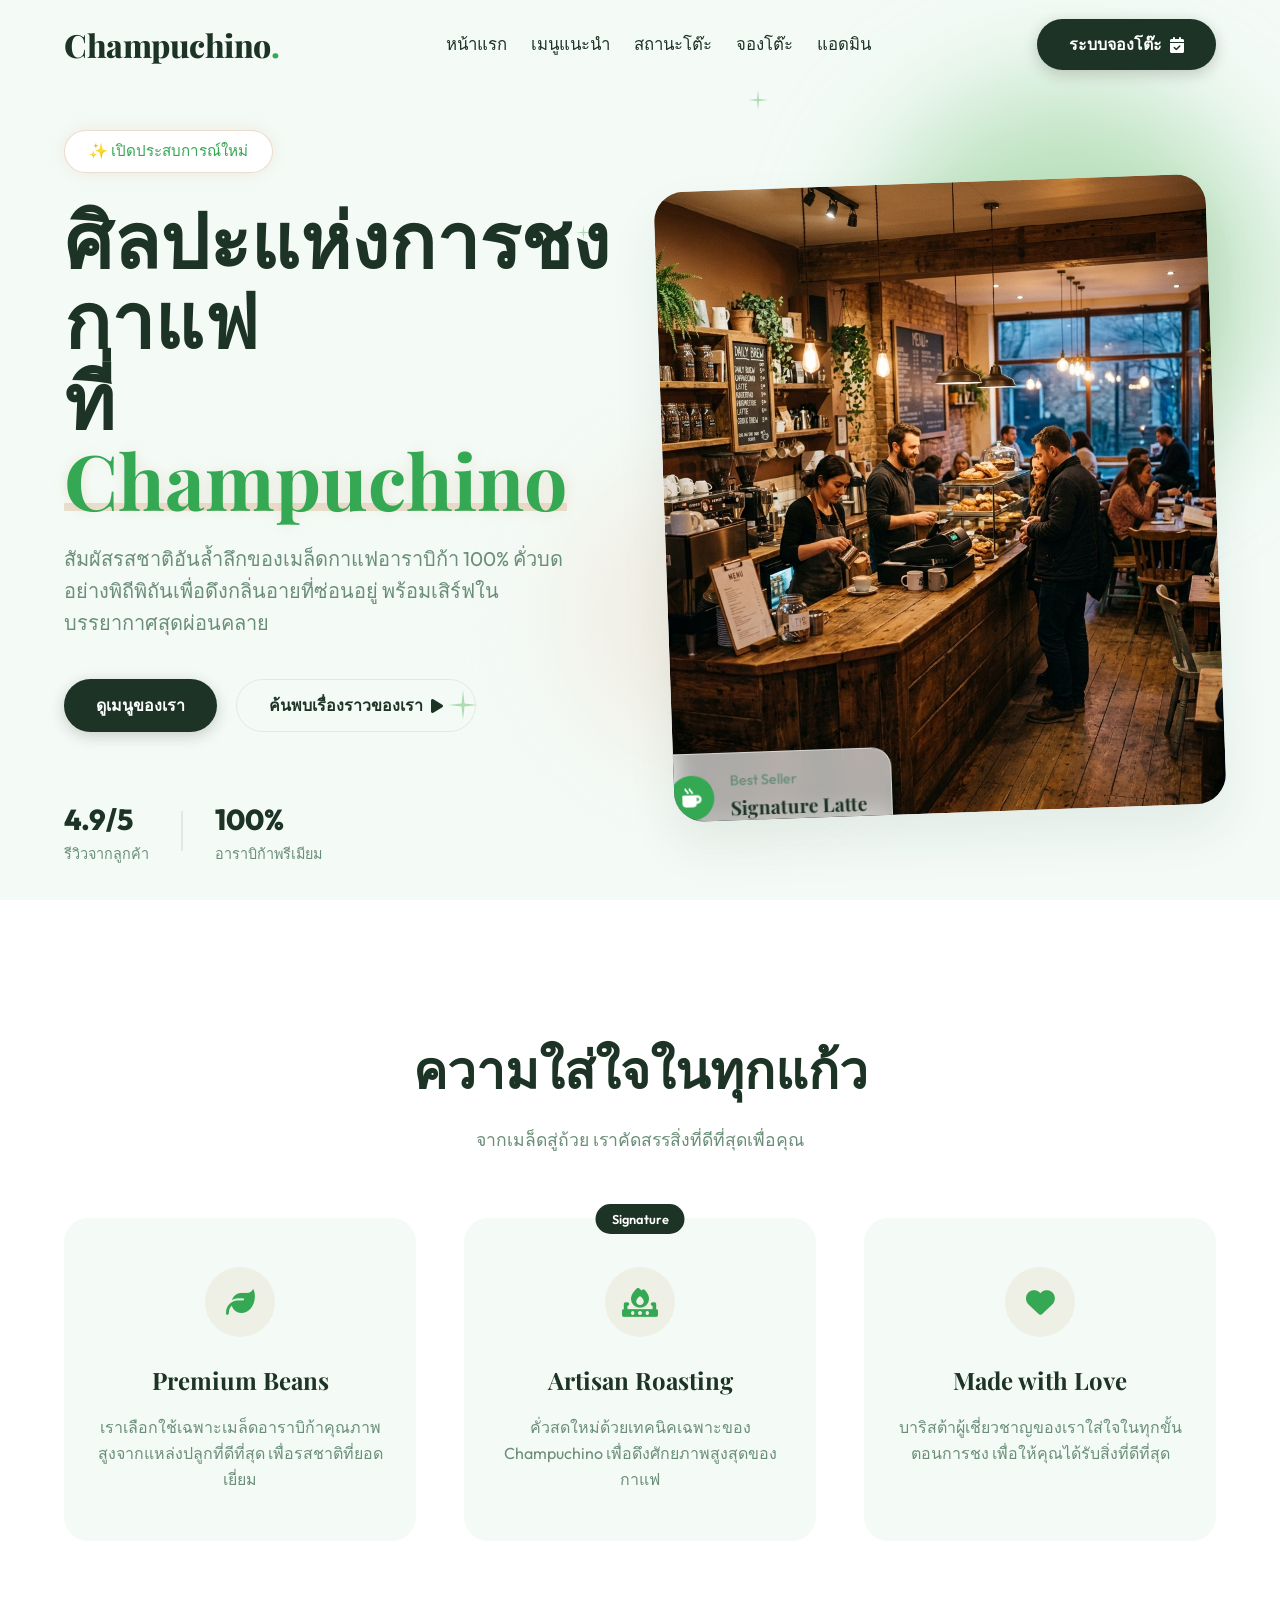
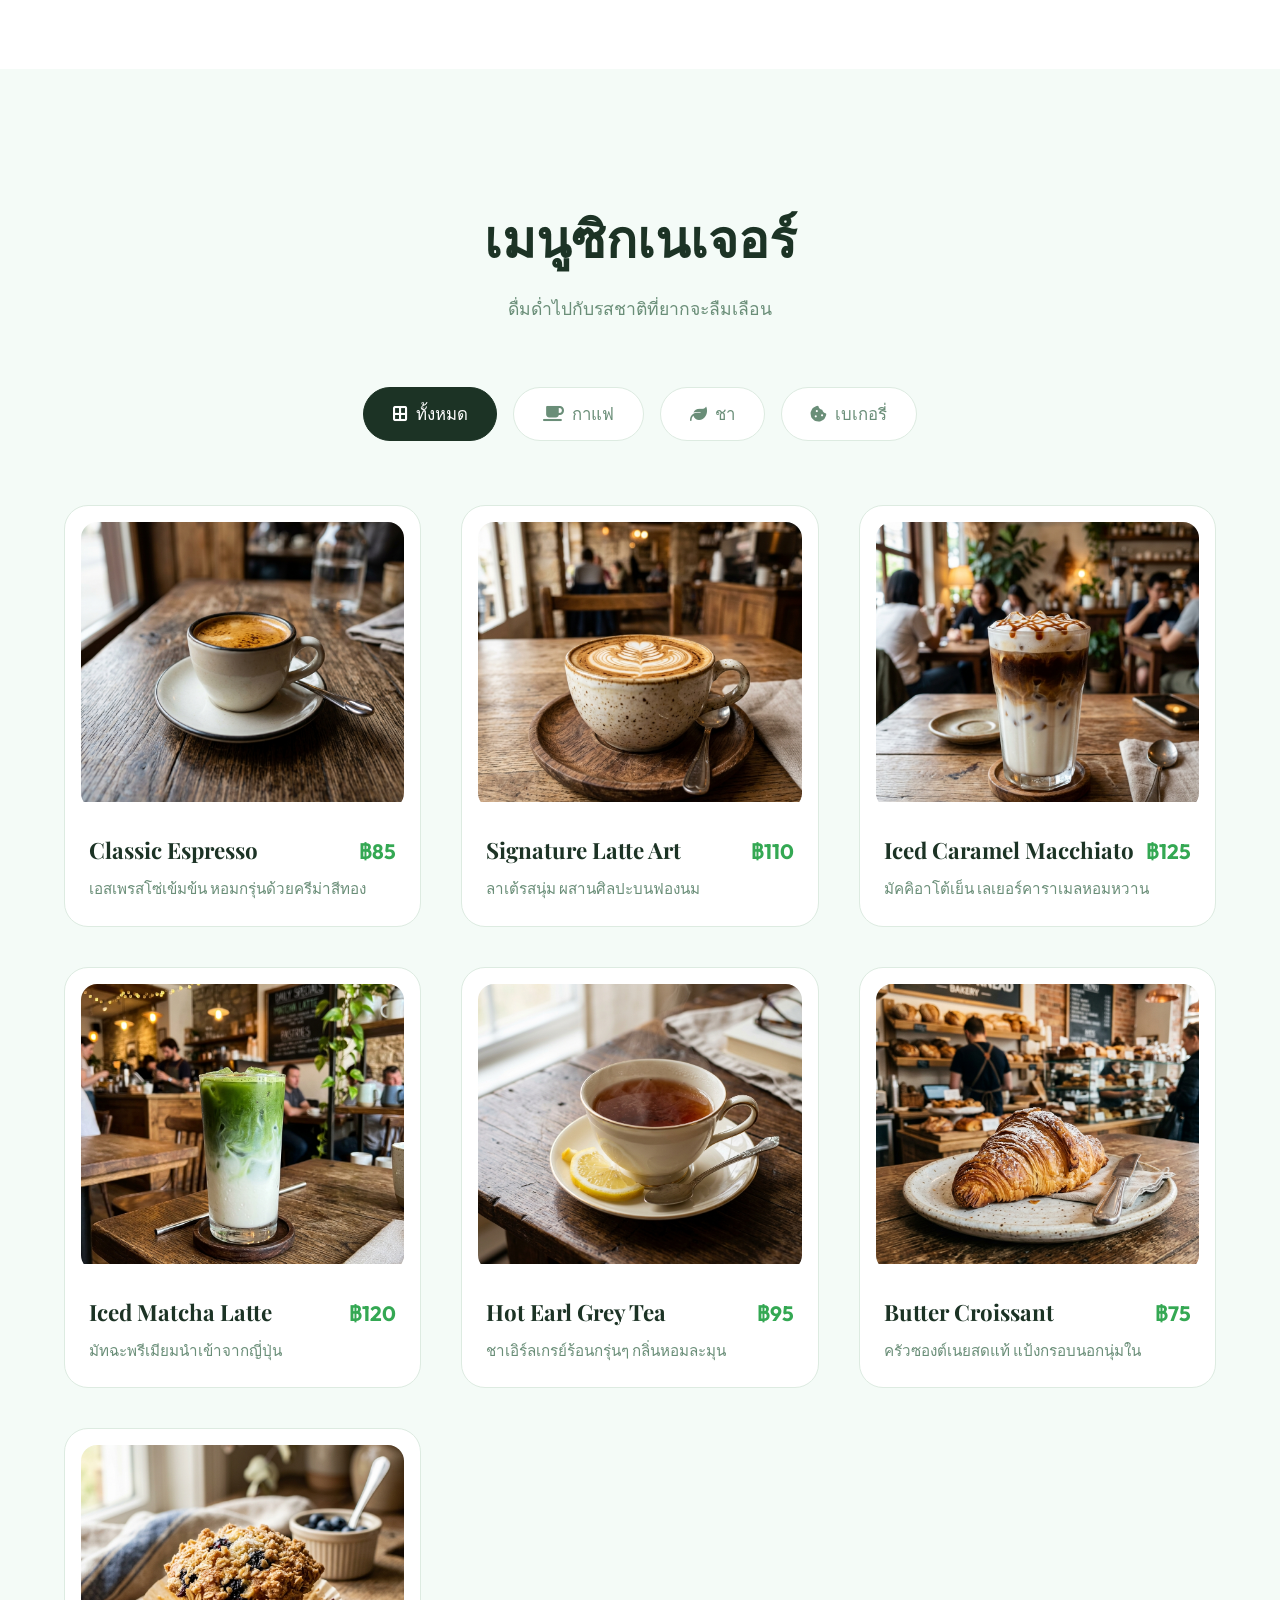
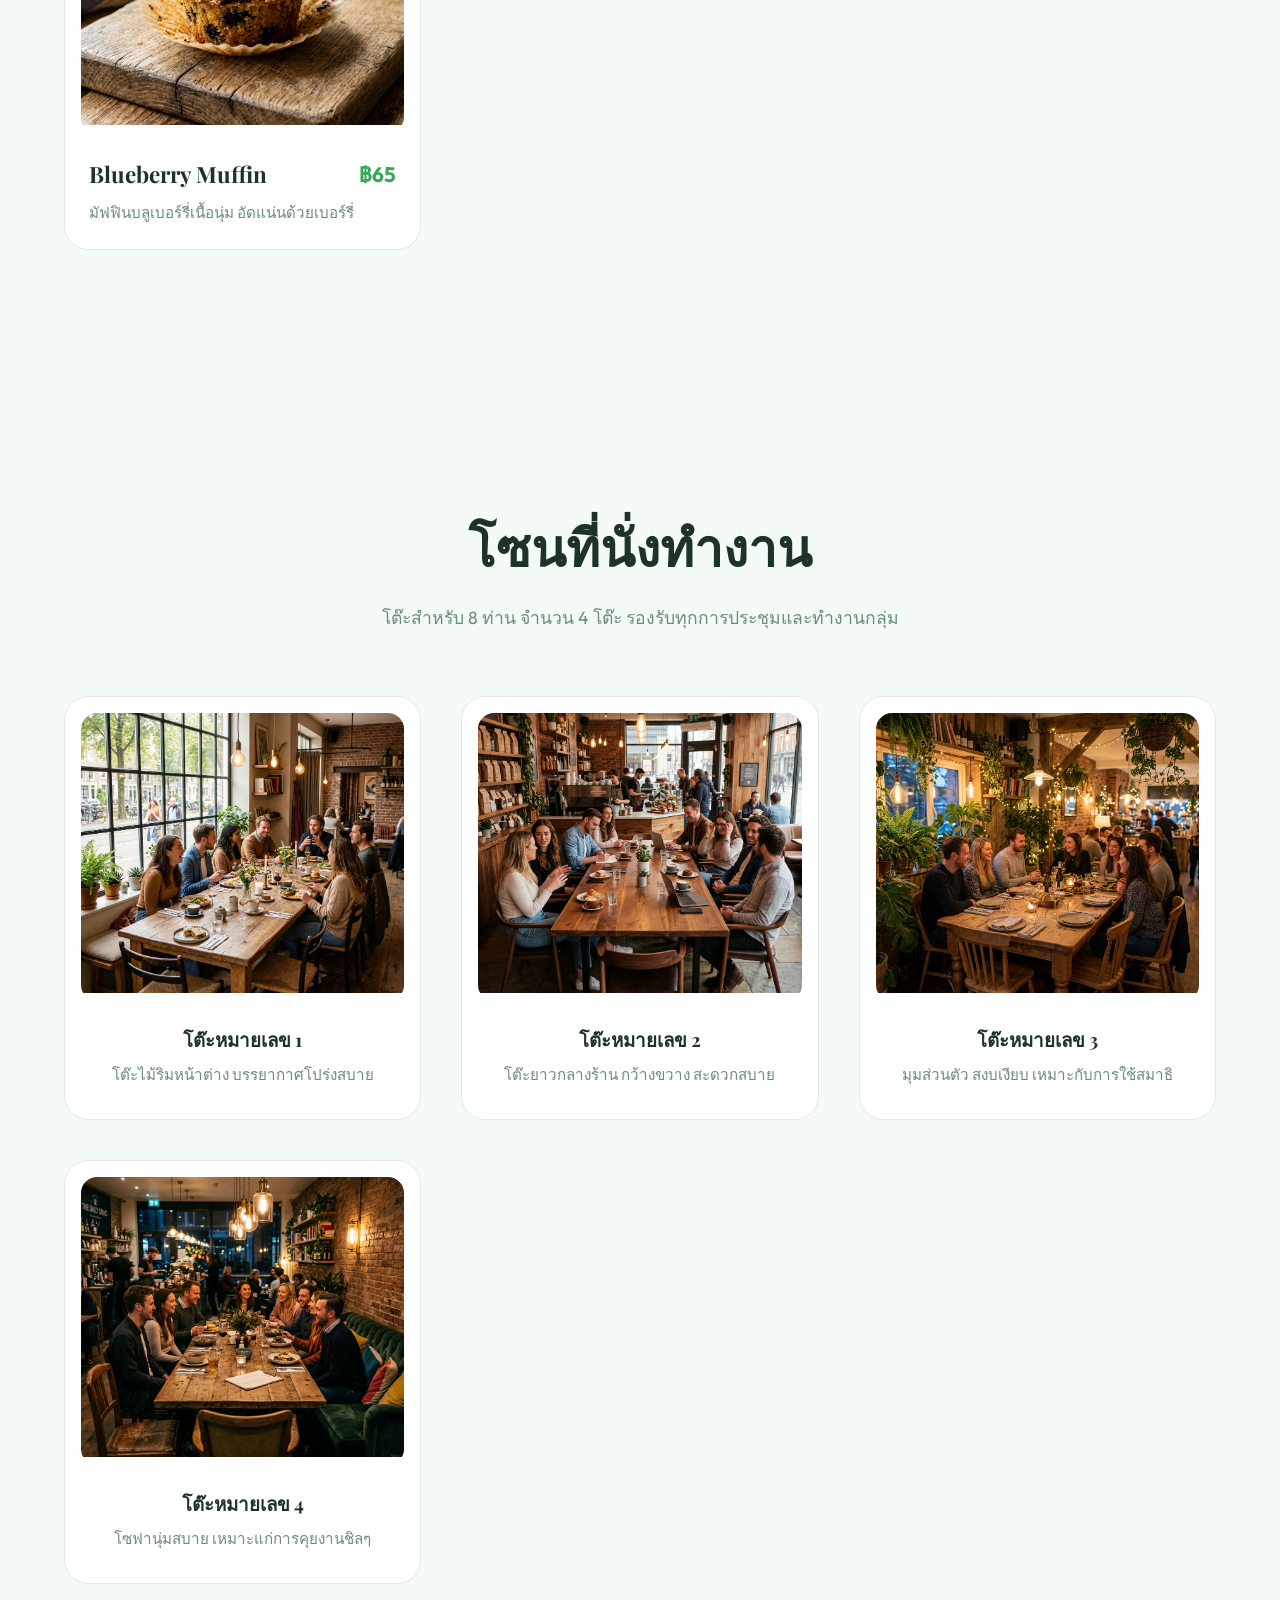
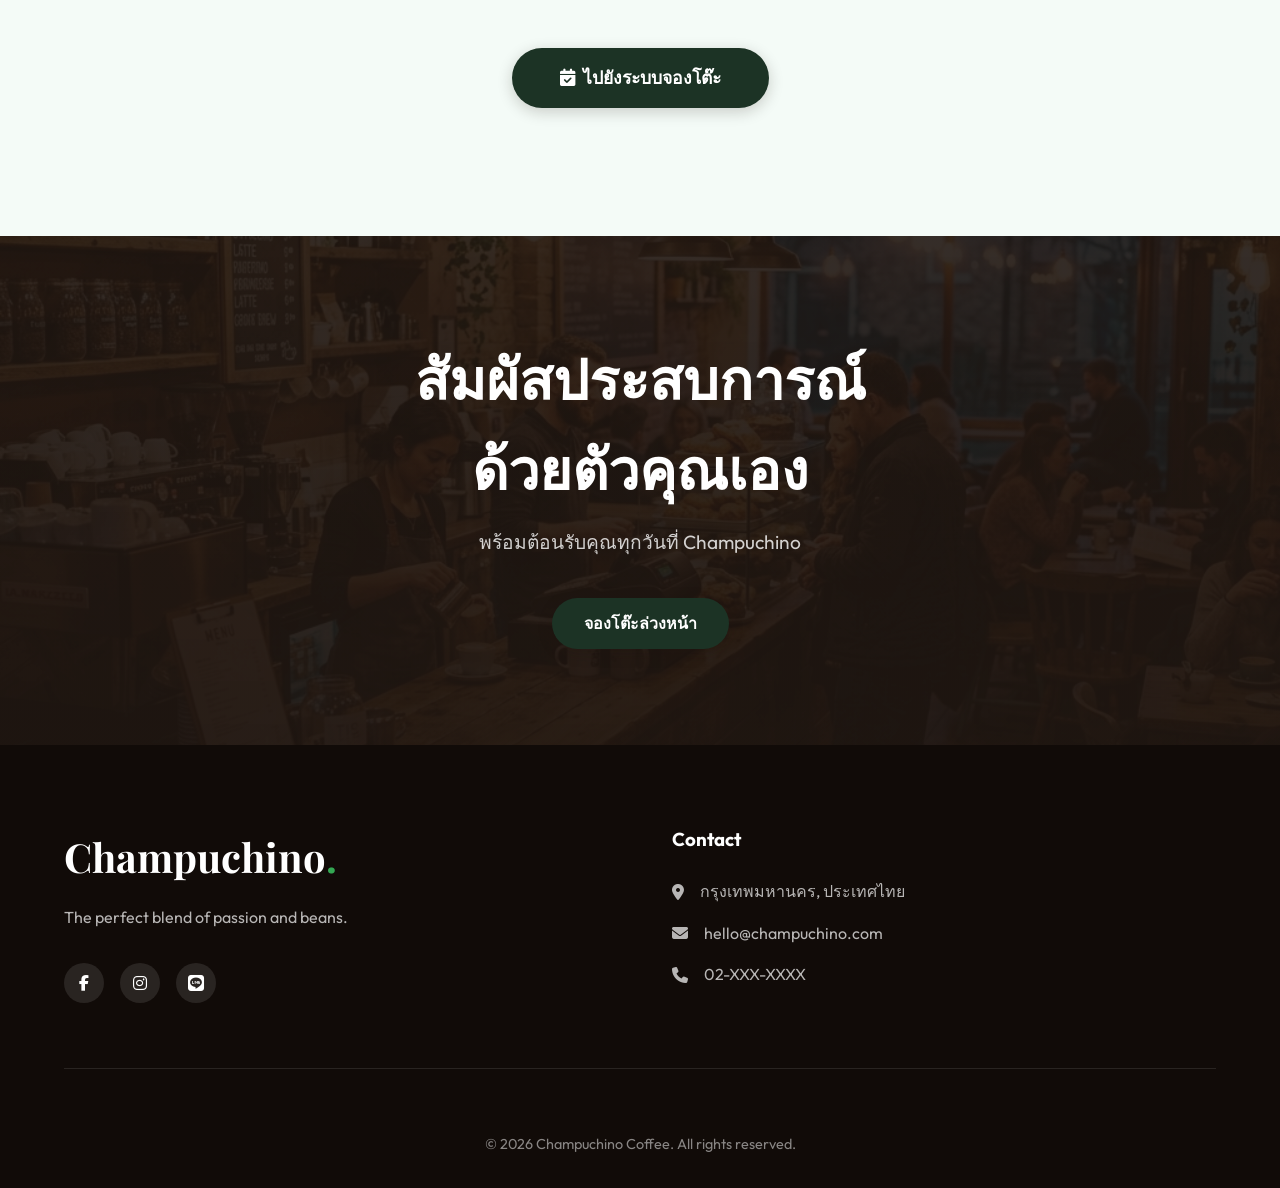
<file: index.html>
<!DOCTYPE html>
<html lang="th">
<head>
    <meta charset="UTF-8">
    <meta name="viewport" content="width=device-width, initial-scale=1.0">
    <title>Champuchino Coffee - Premium Experience</title>
    <meta name="description" content="Champuchino Coffee - สัมผัสประสบการณ์กาแฟระดับพรีเมียม">
    <link rel="stylesheet" href="style.css">
    <!-- FontAwesome for icons -->
    <link rel="stylesheet" href="https://cdnjs.cloudflare.com/ajax/libs/font-awesome/6.4.0/css/all.min.css">
</head>
<body>

    <!-- Navigation -->
    <header>
        <a href="#" class="brand">Champuchino<span>.</span></a>
        <ul class="nav-links">
            <li><a href="index.html">หน้าแรก</a></li>
            <li><a href="#menu">เมนูแนะนำ</a></li>
            <li><a href="reservation_home.html">สถานะโต๊ะ</a></li>
            <li><a href="booking_form.html">จองโต๊ะ</a></li>
            <li><a href="admin_dashboard.html">แอดมิน</a></li>
        </ul>
        <a href="reservation_home.html" class="btn btn-primary desktop-only">ระบบจองโต๊ะ <i class="fa-solid fa-calendar-check"></i></a>
        <!-- Hamburger Button (Mobile) -->
        <button class="mobile-menu-btn" onclick="document.getElementById('mobile-nav').classList.toggle('show')">
            <i class="fa-solid fa-bars"></i>
        </button>
    </header>
    <!-- Mobile Dropdown -->
    <nav id="mobile-nav" class="mobile-dropdown">
        <a href="index.html"><i class="fa-solid fa-house"></i> หน้าแรก</a>
        <a href="#menu"><i class="fa-solid fa-utensils"></i> เมนูแนะนำ</a>
        <a href="reservation_home.html"><i class="fa-solid fa-chair"></i> สถานะโต๊ะ</a>
        <a href="booking_form.html"><i class="fa-solid fa-calendar-plus"></i> จองโต๊ะ</a>
        <a href="admin_dashboard.html"><i class="fa-solid fa-gauge"></i> แอดมิน</a>
    </nav>

    <!-- Hero Section -->
    <section class="hero" id="home">
        <!-- Decorative Sparkles (วิ้งๆ) -->
        <div class="sparkle sparkle-1"></div>
        <div class="sparkle sparkle-2"></div>
        <div class="sparkle sparkle-3"></div>
        <div class="sparkle sparkle-4"></div>
        <div class="sparkle sparkle-5"></div>

        <div class="hero-content reveal">
            <div class="badge">✨ เปิดประสบการณ์ใหม่</div>
            <h1>ศิลปะแห่งการชงกาแฟ<br>ที่ <span class="highlight">Champuchino</span></h1>
            <p>สัมผัสรสชาติอันล้ำลึกของเมล็ดกาแฟอาราบิก้า 100% คั่วบดอย่างพิถีพิถันเพื่อดึงกลิ่นอายที่ซ่อนอยู่ พร้อมเสิร์ฟในบรรยากาศสุดผ่อนคลาย</p>
            <div class="hero-btns">
                <a href="#menu" class="btn btn-primary">ดูเมนูของเรา</a>
                <a href="#features" class="btn btn-outline">ค้นพบเรื่องราวของเรา <i class="fa-solid fa-play"></i></a>
            </div>
            
            <div class="stats">
                <div class="stat-item">
                    <h4>4.9/5</h4>
                    <p>รีวิวจากลูกค้า</p>
                </div>
                <div class="stat-line"></div>
                <div class="stat-item">
                    <h4>100%</h4>
                    <p>อาราบิก้าพรีเมียม</p>
                </div>
            </div>
        </div>
        <div class="hero-image reveal-right">
            <div class="image-wrapper">
                <img src="images/hero.png" alt="บรรยากาศร้าน Champuchino">
                <!-- Floating Card -->
                <div class="floating-card glass">
                    <div class="icon"><i class="fa-solid fa-mug-hot"></i></div>
                    <div class="text">
                        <h5>Best Seller</h5>
                        <p>Signature Latte</p>
                    </div>
                </div>
            </div>
            <!-- Decorative Elements -->
            <div class="blob shape-1"></div>
            <div class="blob shape-2"></div>
        </div>
    </section>

    <!-- Features Section -->
    <section class="features" id="features">
        <div class="section-header reveal">
            <h2>ความใส่ใจในทุกแก้ว</h2>
            <p>จากเมล็ดสู่ถ้วย เราคัดสรรสิ่งที่ดีที่สุดเพื่อคุณ</p>
        </div>
        <div class="feature-grid">
            <div class="feature-card reveal">
                <div class="feature-icon"><i class="fa-solid fa-leaf"></i></div>
                <h3>Premium Beans</h3>
                <p>เราเลือกใช้เฉพาะเมล็ดอาราบิก้าคุณภาพสูงจากแหล่งปลูกที่ดีที่สุด เพื่อรสชาติที่ยอดเยี่ยม</p>
            </div>
            <div class="feature-card reveal" style="transition-delay: 0.1s;">
                <div class="feature-icon"><i class="fa-solid fa-fire-burner"></i></div>
                <div class="popular-tag">Signature</div>
                <h3>Artisan Roasting</h3>
                <p>คั่วสดใหม่ด้วยเทคนิคเฉพาะของ Champuchino เพื่อดึงศักยภาพสูงสุดของกาแฟ</p>
            </div>
            <div class="feature-card reveal" style="transition-delay: 0.2s;">
                <div class="feature-icon"><i class="fa-solid fa-heart"></i></div>
                <h3>Made with Love</h3>
                <p>บาริสต้าผู้เชี่ยวชาญของเราใส่ใจในทุกขั้นตอนการชง เพื่อให้คุณได้รับสิ่งที่ดีที่สุด</p>
            </div>
        </div>
    </section>

    <!-- Menu Section -->
    <section class="menu" id="menu">
        <div class="section-header reveal">
            <h2>เมนูซิกเนเจอร์</h2>
            <p>ดื่มด่ำไปกับรสชาติที่ยากจะลืมเลือน</p>
        </div>

        <!-- Category Tabs -->
        <div class="menu-tabs reveal">
            <button class="tab-btn active" onclick="filterMenu('all')"><i class="fa-solid fa-border-all"></i> ทั้งหมด</button>
            <button class="tab-btn" onclick="filterMenu('coffee')"><i class="fa-solid fa-mug-saucer"></i> กาแฟ</button>
            <button class="tab-btn" onclick="filterMenu('tea')"><i class="fa-solid fa-leaf"></i> ชา</button>
            <button class="tab-btn" onclick="filterMenu('bakery')"><i class="fa-solid fa-cookie-bite"></i> เบเกอรี่</button>
        </div>

        <div class="menu-grid" id="menu-grid">
            
            <!-- Coffee -->
            <div class="menu-card" data-category="coffee">
                <div class="img-container">
                    <img src="images/espresso.png" alt="Classic Espresso">
                    <div class="overlay">
                        <button class="btn btn-primary btn-round" onclick="addToCart('Classic Espresso')"><i class="fa-solid fa-cart-plus"></i></button>
                    </div>
                </div>
                <div class="menu-info">
                    <div class="menu-title-row">
                        <h3>Classic Espresso</h3>
                        <span class="price">฿85</span>
                    </div>
                    <p>เอสเพรสโซ่เข้มข้น หอมกรุ่นด้วยครีม่าสีทอง</p>
                </div>
            </div>

            <div class="menu-card" data-category="coffee">
                <div class="img-container">
                    <img src="images/latte.png" alt="Signature Latte Art">
                    <div class="overlay">
                        <button class="btn btn-primary btn-round" onclick="addToCart('Signature Latte Art')"><i class="fa-solid fa-cart-plus"></i></button>
                    </div>
                </div>
                <div class="menu-info">
                    <div class="menu-title-row">
                        <h3>Signature Latte Art</h3>
                        <span class="price">฿110</span>
                    </div>
                    <p>ลาเต้รสนุ่ม ผสานศิลปะบนฟองนม</p>
                </div>
            </div>

            <div class="menu-card" data-category="coffee">
                <div class="img-container">
                    <img src="images/macchiato.png" alt="Iced Caramel Macchiato">
                    <div class="overlay">
                        <button class="btn btn-primary btn-round" onclick="addToCart('Iced Caramel Macchiato')"><i class="fa-solid fa-cart-plus"></i></button>
                    </div>
                </div>
                <div class="menu-info">
                    <div class="menu-title-row">
                        <h3>Iced Caramel Macchiato</h3>
                        <span class="price">฿125</span>
                    </div>
                    <p>มัคคิอาโต้เย็น เลเยอร์คาราเมลหอมหวาน</p>
                </div>
            </div>

            <!-- Tea -->
            <div class="menu-card" data-category="tea">
                <div class="img-container">
                    <img src="images/matcha.png" alt="Iced Matcha Latte">
                    <div class="overlay">
                        <button class="btn btn-primary btn-round" onclick="addToCart('Iced Matcha Latte')"><i class="fa-solid fa-cart-plus"></i></button>
                    </div>
                </div>
                <div class="menu-info">
                    <div class="menu-title-row">
                        <h3>Iced Matcha Latte</h3>
                        <span class="price">฿120</span>
                    </div>
                    <p>มัทฉะพรีเมียมนำเข้าจากญี่ปุ่น</p>
                </div>
            </div>

            <div class="menu-card" data-category="tea">
                <div class="img-container">
                    <img src="images/earlgrey.png" alt="Earl Grey Tea">
                    <div class="overlay">
                        <button class="btn btn-primary btn-round" onclick="addToCart('Hot Earl Grey Tea')"><i class="fa-solid fa-cart-plus"></i></button>
                    </div>
                </div>
                <div class="menu-info">
                    <div class="menu-title-row">
                        <h3>Hot Earl Grey Tea</h3>
                        <span class="price">฿95</span>
                    </div>
                    <p>ชาเอิร์ลเกรย์ร้อนกรุ่นๆ กลิ่นหอมละมุน</p>
                </div>
            </div>

            <!-- Bakery -->
            <div class="menu-card" data-category="bakery">
                <div class="img-container">
                    <img src="images/croissant.png" alt="Butter Croissant">
                    <div class="overlay">
                        <button class="btn btn-primary btn-round" onclick="addToCart('Butter Croissant')"><i class="fa-solid fa-cart-plus"></i></button>
                    </div>
                </div>
                <div class="menu-info">
                    <div class="menu-title-row">
                        <h3>Butter Croissant</h3>
                        <span class="price">฿75</span>
                    </div>
                    <p>ครัวซองต์เนยสดแท้ แป้งกรอบนอกนุ่มใน</p>
                </div>
            </div>

            <div class="menu-card" data-category="bakery">
                <div class="img-container">
                    <img src="images/muffin.png" alt="Blueberry Muffin">
                    <div class="overlay">
                        <button class="btn btn-primary btn-round" onclick="addToCart('Blueberry Muffin')"><i class="fa-solid fa-cart-plus"></i></button>
                    </div>
                </div>
                <div class="menu-info">
                    <div class="menu-title-row">
                        <h3>Blueberry Muffin</h3>
                        <span class="price">฿65</span>
                    </div>
                    <p>มัฟฟินบลูเบอร์รี่เนื้อนุ่ม อัดแน่นด้วยเบอร์รี่</p>
                </div>
            </div>

        </div>
    </section>

    <!-- Tables Section -->
    <section class="tables" id="tables" style="padding: 8rem 5%; background: var(--bg-main);">
        <div class="section-header reveal">
            <h2>โซนที่นั่งทำงาน</h2>
            <p>โต๊ะสำหรับ 8 ท่าน จำนวน 4 โต๊ะ รองรับทุกการประชุมและทำงานกลุ่ม</p>
        </div>
        <div class="menu-grid">
            <div class="menu-card reveal">
                <div class="img-container">
                    <img src="images/table_1.png" alt="โต๊ะ 1">
                    <div class="overlay">
                        <a href="reservation_home.html" class="btn btn-primary btn-round"><i class="fa-solid fa-calendar-check"></i></a>
                    </div>
                </div>
                <div class="menu-info" style="text-align: center; padding-bottom: 1rem;">
                    <h3 style="margin-bottom: 0.5rem;">โต๊ะหมายเลข 1</h3>
                    <p>โต๊ะไม้ริมหน้าต่าง บรรยากาศโปร่งสบาย</p>
                </div>
            </div>
            <div class="menu-card reveal" style="transition-delay: 0.1s;">
                <div class="img-container">
                    <img src="images/table_2.png" alt="โต๊ะ 2">
                    <div class="overlay">
                        <a href="reservation_home.html" class="btn btn-primary btn-round"><i class="fa-solid fa-calendar-check"></i></a>
                    </div>
                </div>
                <div class="menu-info" style="text-align: center; padding-bottom: 1rem;">
                    <h3 style="margin-bottom: 0.5rem;">โต๊ะหมายเลข 2</h3>
                    <p>โต๊ะยาวกลางร้าน กว้างขวาง สะดวกสบาย</p>
                </div>
            </div>
            <div class="menu-card reveal" style="transition-delay: 0.2s;">
                <div class="img-container">
                    <img src="images/table_3.png" alt="โต๊ะ 3">
                    <div class="overlay">
                        <a href="reservation_home.html" class="btn btn-primary btn-round"><i class="fa-solid fa-calendar-check"></i></a>
                    </div>
                </div>
                <div class="menu-info" style="text-align: center; padding-bottom: 1rem;">
                    <h3 style="margin-bottom: 0.5rem;">โต๊ะหมายเลข 3</h3>
                    <p>มุมส่วนตัว สงบเงียบ เหมาะกับการใช้สมาธิ</p>
                </div>
            </div>
            <div class="menu-card reveal" style="transition-delay: 0.3s;">
                <div class="img-container">
                    <img src="images/table_4.png" alt="โต๊ะ 4">
                    <div class="overlay">
                        <a href="reservation_home.html" class="btn btn-primary btn-round"><i class="fa-solid fa-calendar-check"></i></a>
                    </div>
                </div>
                <div class="menu-info" style="text-align: center; padding-bottom: 1rem;">
                    <h3 style="margin-bottom: 0.5rem;">โต๊ะหมายเลข 4</h3>
                    <p>โซฟานุ่มสบาย เหมาะแก่การคุยงานชิลๆ</p>
                </div>
            </div>
        </div>
        <div class="text-center reveal" style="margin-top: 4rem; text-align: center;">
            <a href="reservation_home.html" class="btn btn-primary" style="font-size: 1.1rem; padding: 1rem 3rem;">
                <i class="fa-solid fa-calendar-check"></i> ไปยังระบบจองโต๊ะ
            </a>
        </div>
    </section>

    <!-- Call to action -->
    <section class="cta">
        <div class="cta-container reveal">
            <h2>สัมผัสประสบการณ์<br>ด้วยตัวคุณเอง</h2>
            <p>พร้อมต้อนรับคุณทุกวันที่ Champuchino</p>
            <a href="reservation_home.html" class="btn btn-primary">จองโต๊ะล่วงหน้า</a>
        </div>
    </section>

    <!-- Footer -->
    <footer>
        <div class="footer-content">
            <div class="footer-brand">
                <h2>Champuchino<span>.</span></h2>
                <p>The perfect blend of passion and beans.</p>
                <div class="social-links">
                    <a href="#"><i class="fa-brands fa-facebook-f"></i></a>
                    <a href="#"><i class="fa-brands fa-instagram"></i></a>
                    <a href="#"><i class="fa-brands fa-line"></i></a>
                </div>
            </div>
            <div class="footer-info">
                <h3>Contact</h3>
                <p><i class="fa-solid fa-location-dot"></i> กรุงเทพมหานคร, ประเทศไทย</p>
                <p><i class="fa-solid fa-envelope"></i> hello@champuchino.com</p>
                <p><i class="fa-solid fa-phone"></i> 02-XXX-XXXX</p>
            </div>
        </div>
        <div class="footer-bottom">
            <p>&copy; 2026 Champuchino Coffee. All rights reserved.</p>
        </div>
    </footer>

    <!-- JavaScript -->
    <script>
        // Menu filtering
        function filterMenu(category) {
            const tabs = document.querySelectorAll('.tab-btn');
            tabs.forEach(tab => tab.classList.remove('active'));
            event.currentTarget.classList.add('active');

            const cards = document.querySelectorAll('.menu-card');
            cards.forEach(card => {
                if (category === 'all' || card.getAttribute('data-category') === category) {
                    card.style.display = 'block';
                    card.style.animation = 'none';
                    card.offsetHeight; // trigger reflow
                    card.style.animation = 'scaleUp 0.5s ease forwards';
                } else {
                    card.style.display = 'none';
                }
            });
        }

        // Add to cart dummy function
        function addToCart(itemName) {
            alert(`เพิ่ม ${itemName} ลงตะกร้าแล้ว! ☕`);
        }

        // Scroll Reveal Animation
        function reveal() {
            var reveals = document.querySelectorAll(".reveal, .reveal-right");
            for (var i = 0; i < reveals.length; i++) {
                var windowHeight = window.innerHeight;
                var elementTop = reveals[i].getBoundingClientRect().top;
                var elementVisible = 100;
                if (elementTop < windowHeight - elementVisible) {
                    reveals[i].classList.add("active");
                }
            }
        }
        window.addEventListener("scroll", reveal);
        reveal(); // Trigger on load
        
        // Sticky Header Effect
        window.addEventListener('scroll', function() {
            const header = document.querySelector('header');
            header.classList.toggle('scrolled', window.scrollY > 50);
        });
    </script>
</body>
</html>
</file>
<file: style.css>
@import url('https://fonts.googleapis.com/css2?family=Outfit:wght@300;400;500;600;800&family=Playfair+Display:ital,wght@0,600;0,700;0,800;1,600&display=swap');

:root {
  --bg-main: #F4FBF7;
  --bg-secondary: #FFFFFF;
  --text-dark: #1C3325;
  --text-light: #6A8E78;
  --accent-primary: #34A853;
  --accent-secondary: #81C784;
  --border-color: #DDEBE1;
  --glass-bg: rgba(255, 255, 255, 0.65);
  --transition: all 0.5s cubic-bezier(0.16, 1, 0.3, 1);
  --shadow-sm: 0 8px 30px rgba(52, 168, 83, 0.06);
  --shadow-lg: 0 25px 50px rgba(28, 51, 37, 0.08);
}

* {
  margin: 0;
  padding: 0;
  box-sizing: border-box;
}

html {
  scroll-behavior: smooth;
}

body {
  font-family: 'Outfit', sans-serif;
  background-color: var(--bg-main);
  color: var(--text-dark);
  line-height: 1.6;
  overflow-x: hidden;
}

h1, h2, h3, .brand {
  font-family: 'Playfair Display', serif;
  color: var(--text-dark);
}

/* Glassmorphism Helper */
.glass {
  background: var(--glass-bg);
  backdrop-filter: blur(12px);
  -webkit-backdrop-filter: blur(12px);
  border: 1px solid rgba(255, 255, 255, 0.5);
}

/* Typography Enhancements */
.highlight {
  color: var(--accent-primary);
  position: relative;
  display: inline-block;
  text-shadow: 0 0 15px rgba(196, 139, 87, 0.2);
}

.highlight::after {
  content: '';
  position: absolute;
  bottom: 8px;
  left: 0;
  width: 100%;
  height: 8px;
  background-color: rgba(212, 163, 115, 0.3);
  z-index: -1;
}

/* Header */
header {
  display: flex;
  justify-content: space-between;
  align-items: center;
  padding: 1.2rem 5%;
  position: fixed;
  width: 100%;
  top: 0;
  z-index: 1000;
  transition: var(--transition);
  background: transparent;
}

header.scrolled {
  background: var(--glass-bg);
  backdrop-filter: blur(15px);
  box-shadow: var(--shadow-sm);
  padding: 1rem 5%;
}

.brand {
  font-size: 2rem;
  font-weight: 800;
  text-decoration: none;
  letter-spacing: -0.5px;
}

.brand span {
  color: var(--accent-primary);
}

.nav-links {
  display: flex;
  gap: 1.5rem;
  list-style: none;
}

.nav-links a {
  text-decoration: none;
  color: var(--text-dark);
  font-weight: 500;
  font-size: 1.05rem;
  transition: var(--transition);
  position: relative;
}

.nav-links a::after {
  content: '';
  position: absolute;
  width: 0;
  height: 2px;
  background: var(--accent-primary);
  bottom: -4px;
  left: 0;
  transition: var(--transition);
}

.nav-links a:hover::after {
  width: 100%;
}

/* Buttons */
.btn {
  padding: 0.8rem 2rem;
  border: none;
  border-radius: 50px;
  font-family: 'Outfit', sans-serif;
  font-weight: 600;
  font-size: 1rem;
  cursor: pointer;
  transition: var(--transition);
  text-decoration: none;
  display: inline-flex;
  align-items: center;
  justify-content: center;
  gap: 0.5rem;
}

.btn-primary {
  background-color: var(--text-dark);
  color: #fff;
  box-shadow: 0 4px 15px rgba(31, 22, 17, 0.2);
}

.btn-primary:hover {
  background-color: var(--accent-primary);
  transform: translateY(-3px);
  box-shadow: 0 8px 25px rgba(184, 125, 75, 0.3);
}

.btn-outline {
  background-color: transparent;
  color: var(--text-dark);
  border: 1.5px solid var(--border-color);
}

.btn-outline:hover {
  border-color: var(--text-dark);
  background: var(--bg-secondary);
  transform: translateY(-3px);
}

.btn-round {
  width: 50px;
  height: 50px;
  padding: 0;
  border-radius: 50%;
  font-size: 1.2rem;
}

/* Hero Section */
.hero {
  min-height: 100vh;
  display: flex;
  align-items: center;
  padding: 8rem 5% 2rem;
  position: relative;
  overflow: hidden;
}

.hero-content {
  flex: 1;
  padding-right: 3rem;
  z-index: 2;
}

.badge {
  display: inline-block;
  padding: 0.5rem 1.5rem;
  background: var(--bg-secondary);
  border: 1px solid rgba(196, 139, 87, 0.3);
  border-radius: 50px;
  font-size: 0.95rem;
  font-weight: 500;
  color: var(--accent-primary);
  margin-bottom: 1.5rem;
  box-shadow: 0 0 20px rgba(196, 139, 87, 0.15);
  animation: badge-pulse 3s infinite alternate;
}

.hero h1 {
  font-size: 4.8rem;
  line-height: 1.05;
  margin-bottom: 1.5rem;
}

.hero p {
  font-size: 1.25rem;
  color: var(--text-light);
  margin-bottom: 2.5rem;
  max-width: 500px;
}

.hero-btns {
  display: flex;
  gap: 1.2rem;
  margin-bottom: 4rem;
}

.stats {
  display: flex;
  align-items: center;
  gap: 2rem;
}

.stat-item h4 {
  font-family: 'Outfit', sans-serif;
  font-size: 1.8rem;
  font-weight: 800;
  color: var(--text-dark);
}

.stat-item p {
  font-size: 0.9rem;
  color: var(--text-light);
  margin: 0;
}

.stat-line {
  width: 2px;
  height: 40px;
  background-color: var(--border-color);
}

.hero-image {
  flex: 1;
  position: relative;
  z-index: 1;
}

.image-wrapper {
  position: relative;
  border-radius: 30px;
  overflow: hidden;
  box-shadow: var(--shadow-lg);
  transform: rotate(-2deg);
  transition: var(--transition);
}

.image-wrapper:hover {
  transform: rotate(0deg);
}

.hero-image img {
  width: 100%;
  height: clamp(400px, 70vh, 650px);
  object-fit: cover;
  display: block;
}

.floating-card {
  position: absolute;
  bottom: -20px;
  left: -30px;
  padding: 1rem 1.5rem;
  border-radius: 20px;
  display: flex;
  align-items: center;
  gap: 1rem;
  box-shadow: var(--shadow-lg);
  animation: float 4s ease-in-out infinite;
}

.floating-card .icon {
  width: 45px;
  height: 45px;
  background: var(--accent-primary);
  color: white;
  border-radius: 50%;
  display: flex;
  align-items: center;
  justify-content: center;
  font-size: 1.2rem;
}

.floating-card .text h5 {
  font-family: 'Outfit', sans-serif;
  font-size: 0.9rem;
  color: var(--text-light);
  font-weight: 500;
}

.floating-card .text p {
  font-family: 'Playfair Display', serif;
  font-size: 1.2rem;
  color: var(--text-dark);
  font-weight: 700;
  margin: 0;
}

.blob {
  position: absolute;
  border-radius: 50%;
  filter: blur(60px);
  z-index: -1;
  opacity: 0.5;
}

.shape-1 {
  width: 400px;
  height: 400px;
  background: var(--accent-secondary);
  top: -100px;
  right: -50px;
}

.shape-2 {
  width: 300px;
  height: 300px;
  background: #EEDFD0;
  bottom: 50px;
  left: -100px;
}

/* Sparkles Effect (วิ้งๆ) */
.sparkle {
  position: absolute;
  background-color: var(--accent-secondary);
  clip-path: polygon(50% 0%, 55% 45%, 100% 50%, 55% 55%, 50% 100%, 45% 55%, 0% 50%, 45% 45%);
  animation: twinkle 4s infinite ease-in-out;
  z-index: 0;
  opacity: 0.6;
}

.sparkle-1 { top: 15%; left: 8%; width: 25px; height: 25px; animation-delay: 0s; }
.sparkle-2 { top: 25%; left: 45%; width: 15px; height: 15px; animation-delay: 1.2s; }
.sparkle-3 { bottom: 20%; left: 35%; width: 30px; height: 30px; animation-delay: 2.5s; }
.sparkle-4 { top: 10%; right: 40%; width: 20px; height: 20px; animation-delay: 0.7s; }
.sparkle-5 { bottom: 15%; right: 45%; width: 18px; height: 18px; animation-delay: 3s; }

/* Features Section */
.features {
  padding: 8rem 5%;
  background: var(--bg-secondary);
}

.section-header {
  text-align: center;
  margin-bottom: 4rem;
}

.section-header h2 {
  font-size: 3.2rem;
  margin-bottom: 1rem;
}

.section-header p {
  color: var(--text-light);
  font-size: 1.1rem;
}

.feature-grid {
  display: grid;
  grid-template-columns: repeat(auto-fit, minmax(300px, 1fr));
  gap: 3rem;
}

.feature-card {
  padding: 3rem 2rem;
  background: var(--bg-main);
  border-radius: 24px;
  text-align: center;
  transition: var(--transition);
  border: 1px solid transparent;
  position: relative;
}

.feature-card:hover {
  transform: translateY(-10px);
  border-color: var(--border-color);
  box-shadow: var(--shadow-sm);
  background: #fff;
}

.feature-icon {
  width: 70px;
  height: 70px;
  background: rgba(184, 125, 75, 0.1);
  color: var(--accent-primary);
  border-radius: 50%;
  display: flex;
  align-items: center;
  justify-content: center;
  font-size: 1.8rem;
  margin: 0 auto 1.5rem;
  transition: var(--transition);
}

.feature-card:hover .feature-icon {
  background: var(--accent-primary);
  color: white;
}

.feature-card h3 {
  font-size: 1.5rem;
  margin-bottom: 1rem;
}

.feature-card p {
  color: var(--text-light);
}

.popular-tag {
  position: absolute;
  top: -15px;
  left: 50%;
  transform: translateX(-50%);
  background: var(--text-dark);
  color: white;
  padding: 0.3rem 1rem;
  border-radius: 50px;
  font-size: 0.8rem;
  font-weight: 600;
}

/* Menu Section */
.menu {
  padding: 8rem 5%;
}

.menu-tabs {
  display: flex;
  justify-content: center;
  gap: 1rem;
  margin-bottom: 4rem;
  flex-wrap: wrap;
}

.tab-btn {
  padding: 0.8rem 1.8rem;
  background: var(--bg-secondary);
  border: 1px solid var(--border-color);
  color: var(--text-light);
  border-radius: 50px;
  font-family: 'Outfit', sans-serif;
  font-weight: 500;
  font-size: 1.05rem;
  cursor: pointer;
  transition: var(--transition);
  display: flex;
  align-items: center;
  gap: 0.5rem;
}

.tab-btn:hover {
  border-color: var(--accent-primary);
  color: var(--accent-primary);
}

.tab-btn.active {
  background: var(--text-dark);
  color: #fff;
  border-color: var(--text-dark);
}

.menu-grid {
  display: grid;
  grid-template-columns: repeat(auto-fit, minmax(320px, 1fr));
  gap: 2.5rem;
}

.menu-card {
  background: var(--bg-secondary);
  border-radius: 24px;
  padding: 1rem;
  border: 1px solid var(--border-color);
  transition: var(--transition);
}

.menu-card:hover {
  transform: translateY(-8px);
  box-shadow: var(--shadow-sm);
  border-color: rgba(184, 125, 75, 0.3);
}

.img-container {
  border-radius: 16px;
  overflow: hidden;
  position: relative;
}

.img-container img {
  width: 100%;
  height: 280px;
  object-fit: cover;
  transition: transform 0.6s cubic-bezier(0.16, 1, 0.3, 1);
}

.menu-card:hover .img-container img {
  transform: scale(1.08);
}

.overlay {
  position: absolute;
  top: 0;
  left: 0;
  width: 100%;
  height: 100%;
  background: rgba(31, 22, 17, 0.4);
  display: flex;
  align-items: center;
  justify-content: center;
  opacity: 0;
  transition: var(--transition);
}

.menu-card:hover .overlay {
  opacity: 1;
}

.overlay .btn-round {
  transform: translateY(20px);
  opacity: 0;
}

.menu-card:hover .overlay .btn-round {
  transform: translateY(0);
  opacity: 1;
  transition-delay: 0.1s;
}

.menu-info {
  padding: 1.5rem 0.5rem 0.5rem;
}

.menu-title-row {
  display: flex;
  justify-content: space-between;
  align-items: center;
  margin-bottom: 0.5rem;
}

.menu-title-row h3 {
  font-size: 1.4rem;
}

.price {
  font-family: 'Outfit', sans-serif;
  font-weight: 700;
  font-size: 1.3rem;
  color: var(--accent-primary);
}

.menu-info p {
  color: var(--text-light);
  font-size: 0.95rem;
}

/* CTA Section */
.cta {
  padding: 6rem 5%;
  background: linear-gradient(rgba(31, 22, 17, 0.9), rgba(31, 22, 17, 0.95)), url('images/hero.png') center/cover;
  text-align: center;
  color: white;
}

.cta-container h2 {
  font-size: 3.5rem;
  color: white;
  margin-bottom: 1rem;
}

.cta-container p {
  font-size: 1.2rem;
  opacity: 0.8;
  margin-bottom: 2.5rem;
}

/* Footer */
footer {
  background: #110B08;
  color: white;
  padding: 5rem 5% 2rem;
}

.footer-content {
  display: grid;
  grid-template-columns: repeat(auto-fit, minmax(250px, 1fr));
  gap: 4rem;
  margin-bottom: 4rem;
  border-bottom: 1px solid rgba(255,255,255,0.1);
  padding-bottom: 4rem;
}

.footer-brand h2 {
  color: white;
  font-size: 2.5rem;
  margin-bottom: 1rem;
}

.footer-brand span {
  color: var(--accent-primary);
}

.footer-brand p {
  opacity: 0.7;
  margin-bottom: 2rem;
}

.social-links {
  display: flex;
  gap: 1rem;
}

.social-links a {
  width: 40px;
  height: 40px;
  border-radius: 50%;
  background: rgba(255,255,255,0.1);
  color: white;
  display: flex;
  align-items: center;
  justify-content: center;
  text-decoration: none;
  transition: var(--transition);
}

.social-links a:hover {
  background: var(--accent-primary);
  transform: translateY(-3px);
}

.footer-info h3 {
  color: white;
  margin-bottom: 1.5rem;
  font-family: 'Outfit', sans-serif;
}

.footer-info p {
  opacity: 0.7;
  margin-bottom: 1rem;
  display: flex;
  align-items: center;
  gap: 1rem;
}

.footer-bottom {
  text-align: center;
  opacity: 0.5;
  font-size: 0.9rem;
}

/* Animations */
@keyframes float {
  0%, 100% { transform: translateY(0); }
  50% { transform: translateY(-15px); }
}

@keyframes scaleUp {
  from {
    opacity: 0;
    transform: scale(0.95);
  }
  to {
    opacity: 1;
    transform: scale(1);
  }
}

@keyframes twinkle {
  0%, 100% { opacity: 0.2; transform: scale(0.6) rotate(0deg); filter: drop-shadow(0 0 2px var(--accent-secondary)); }
  50% { opacity: 1; transform: scale(1.1) rotate(15deg); filter: drop-shadow(0 0 12px var(--accent-primary)); }
}

@keyframes badge-pulse {
  from { box-shadow: 0 0 15px rgba(196, 139, 87, 0.1); border-color: rgba(196, 139, 87, 0.2); }
  to { box-shadow: 0 0 30px rgba(196, 139, 87, 0.3); border-color: rgba(196, 139, 87, 0.5); }
}

/* Reveal Animations */
.reveal {
  opacity: 0;
  transform: translateY(40px);
  transition: all 0.8s ease-out;
}

.reveal-right {
  opacity: 0;
  transform: translateX(40px);
  transition: all 0.8s ease-out;
}

.reveal.active, .reveal-right.active {
  opacity: 1;
  transform: translate(0);
}

/* Mobile Menu */
.mobile-menu-btn {
  display: none;
  width: 45px;
  height: 45px;
  border: 1px solid var(--border-color);
  border-radius: 12px;
  background: var(--bg-secondary);
  color: var(--text-dark);
  font-size: 1.2rem;
  cursor: pointer;
  transition: var(--transition);
  align-items: center;
  justify-content: center;
}

.mobile-menu-btn:hover {
  background: var(--accent-primary);
  color: white;
  border-color: var(--accent-primary);
}

.mobile-dropdown {
  position: fixed;
  top: 70px;
  left: 0;
  width: 100%;
  background: var(--bg-secondary);
  box-shadow: 0 10px 30px rgba(0,0,0,0.1);
  z-index: 999;
  display: none;
  flex-direction: column;
}

.mobile-dropdown.show {
  display: flex;
}

.mobile-dropdown a {
  padding: 1rem 1.5rem;
  text-decoration: none;
  color: var(--text-dark);
  font-weight: 500;
  font-size: 1rem;
  border-bottom: 1px solid var(--border-color);
  transition: var(--transition);
  display: flex;
  align-items: center;
  gap: 0.75rem;
}

.mobile-dropdown a:hover {
  background: rgba(52, 168, 83, 0.05);
  color: var(--accent-primary);
}

.mobile-dropdown a i {
  width: 20px;
  text-align: center;
  color: var(--accent-primary);
}

/* Responsive */
@media (max-width: 992px) {
  .hero {
    flex-direction: column;
    text-align: center;
    padding-top: 8rem;
  }
  
  .hero-content {
    padding-right: 0;
  }
  
  .hero-btns {
    justify-content: center;
  }
  
  .stats {
    justify-content: center;
  }
  
  .floating-card {
    left: 10px;
    bottom: 10px;
  }
  
  .nav-links {
    display: none;
  }

  .desktop-only {
    display: none;
  }
  
  .mobile-menu-btn {
    display: flex;
  }
  
  .hero h1 {
    font-size: 3.5rem;
  }
}

@media (max-width: 768px) {
  .hero h1 {
    font-size: 2.8rem;
  }
  
  .section-header h2 {
    font-size: 2.5rem;
  }
  
  .floating-card {
    display: none;
  }
}
</file>
